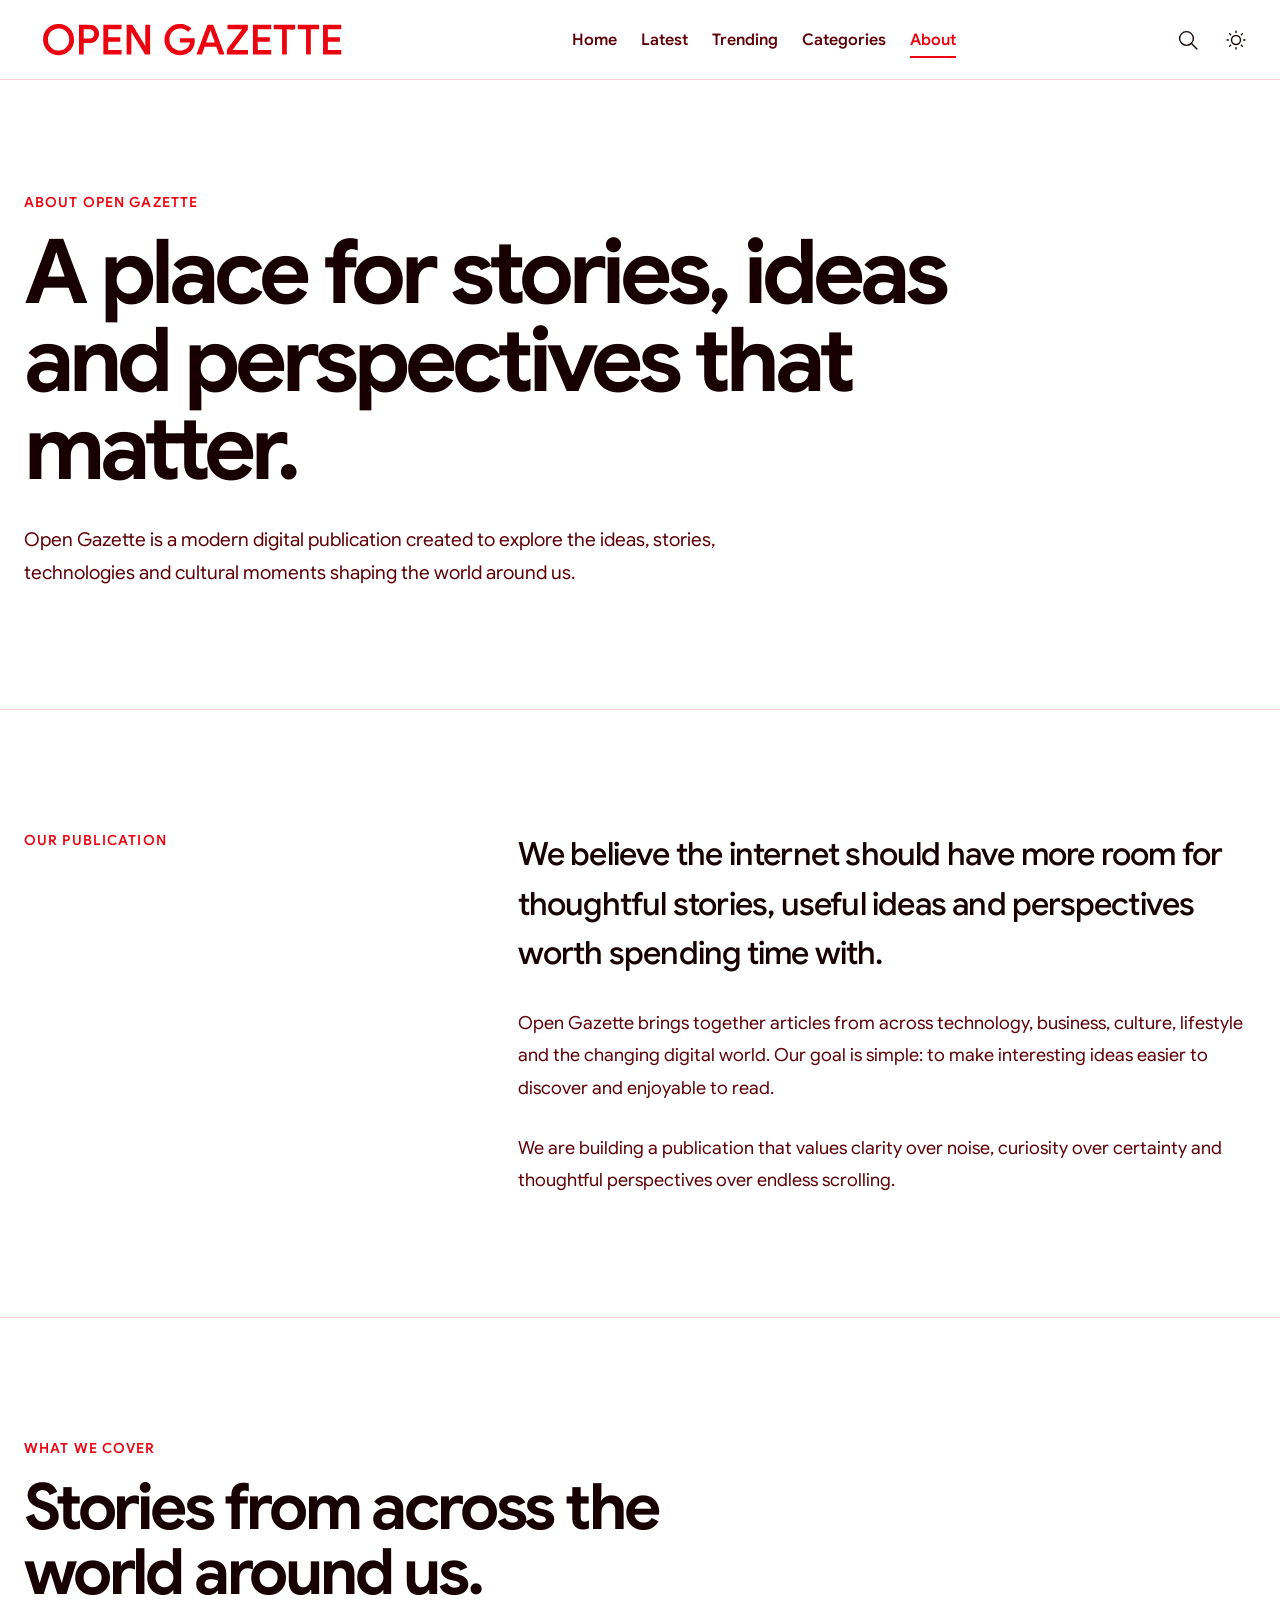
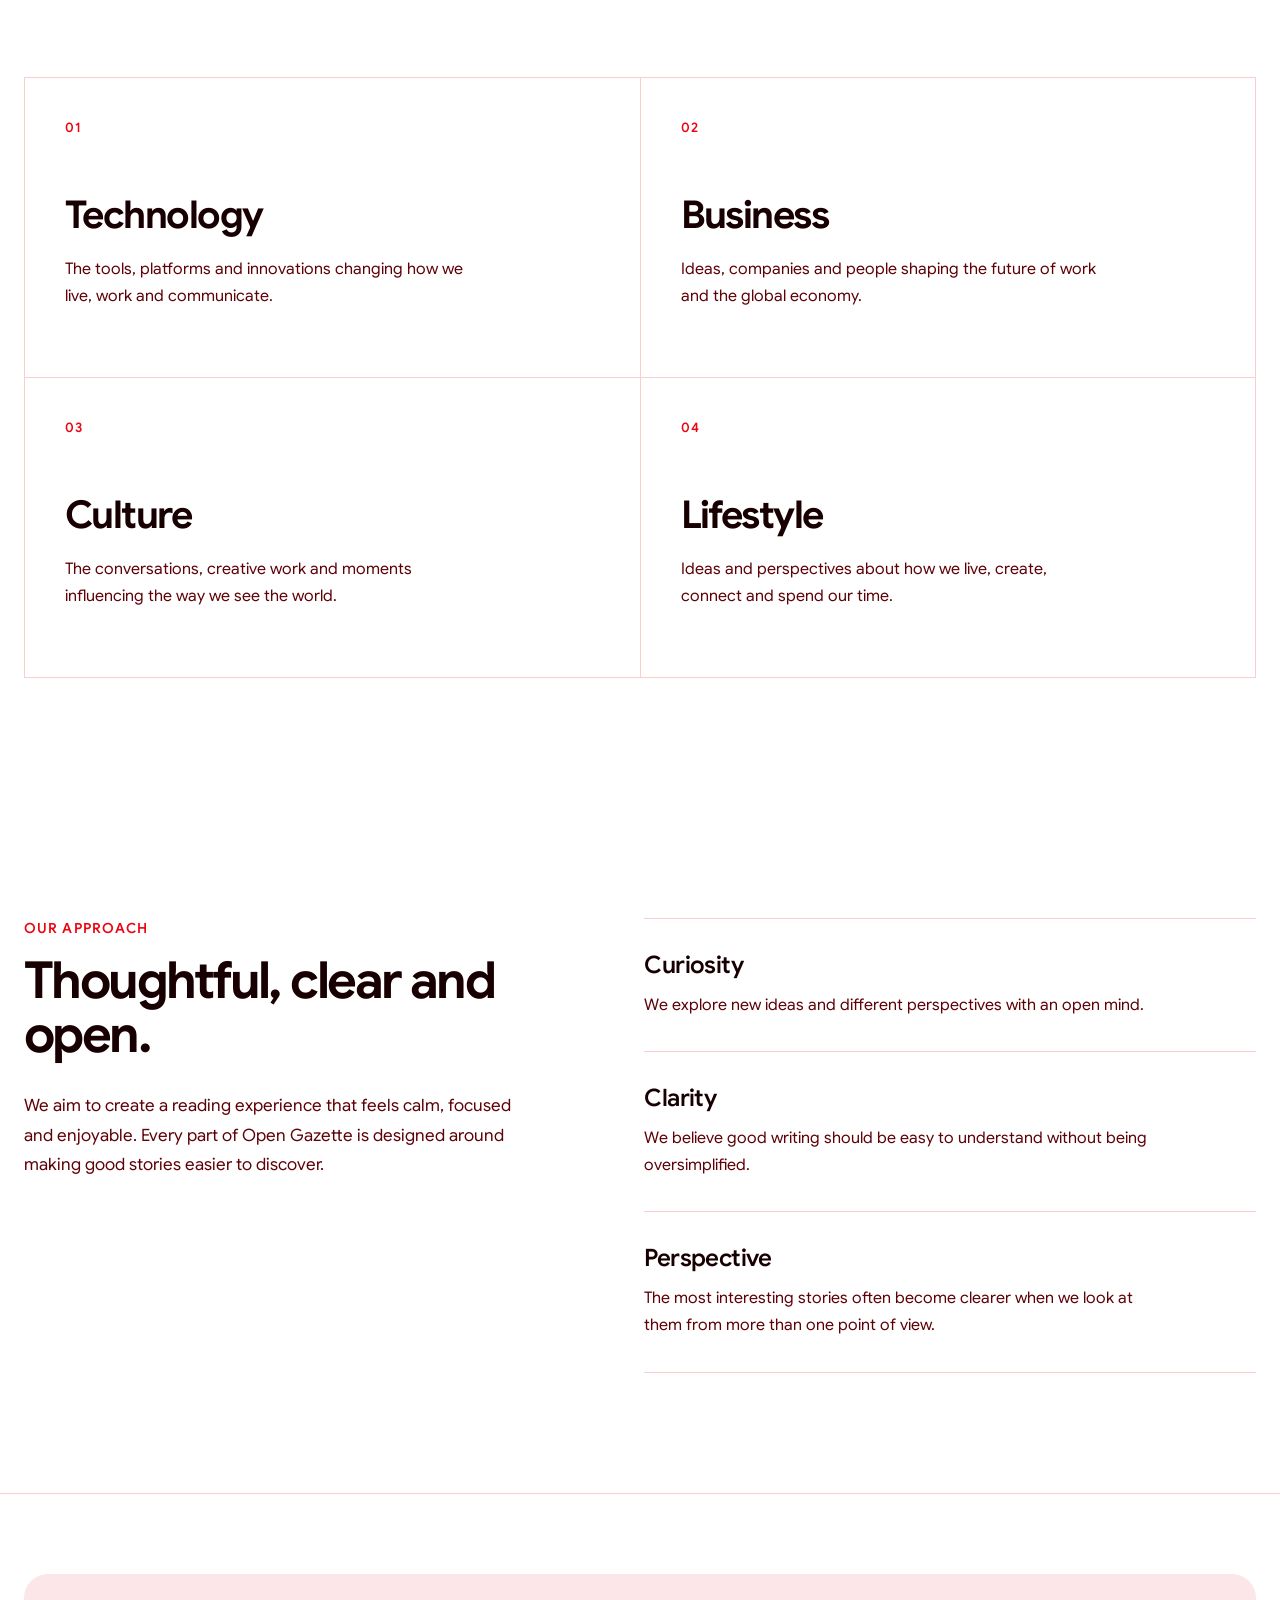
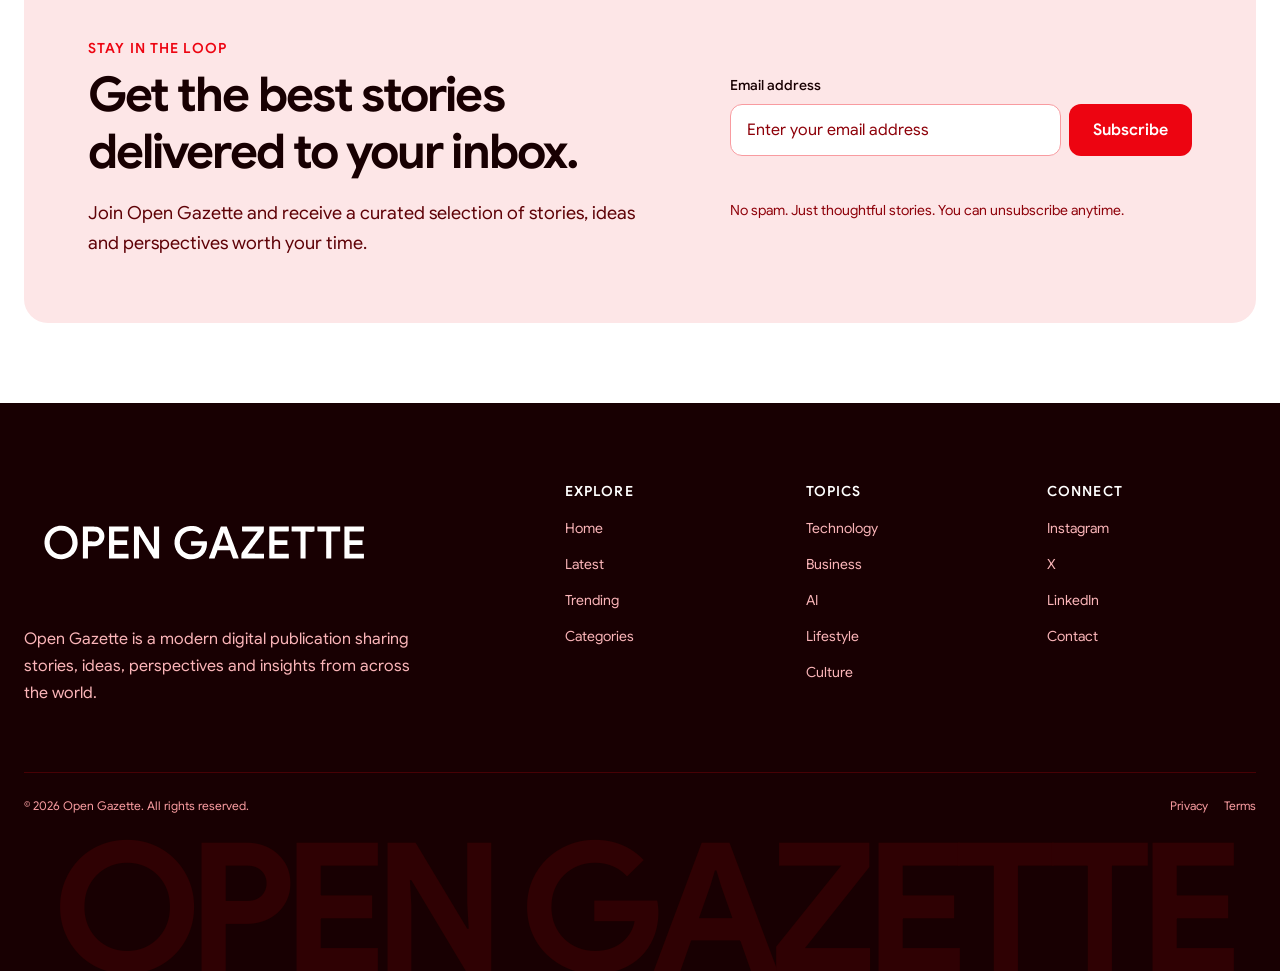
<file: pages/about.html>
<!doctype html>
<html lang="en">
  <head>
    <meta charset="UTF-8" />

    <meta name="viewport" content="width=device-width, initial-scale=1.0" />

    <meta
      name="description"
      content="Learn more about Open Gazette, a modern digital publication sharing stories, ideas and perspectives."
    />

    <title>About | Open Gazette</title>

    <link rel="icon" type="image/svg+xml" href="../assets/icons/favicon.svg" />

    <link rel="stylesheet" href="../css/index.css" />
  </head>

  <body>
    <div class="site-wrapper">
      <!-- Header -->

      <header class="site-header">
        <div class="container site-header__container">
          <a
            class="site-header__brand"
            href="../index.html"
            aria-label="Open Gazette home"
          >
            <img
              class="site-header__logo site-header__logo--light"
              src="../assets/logos/open-gazette-light.svg"
              alt="Open Gazette"
            />

            <img
              class="site-header__logo site-header__logo--dark"
              src="../assets/logos/open-gazette-dark.svg"
              alt=""
            />
          </a>

          <nav
            class="site-navigation"
            id="site-navigation"
            aria-label="Primary navigation"
          >
            <ul class="site-navigation__list">
              <li>
                <a class="site-navigation__link" href="../index.html"> Home </a>
              </li>

              <li>
                <a class="site-navigation__link" href="latest.html"> Latest </a>
              </li>

              <li>
                <a class="site-navigation__link" href="trending.html">
                  Trending
                </a>
              </li>

              <li>
                <a class="site-navigation__link" href="categories.html">
                  Categories
                </a>
              </li>

              <li>
                <a
                  class="site-navigation__link is-active"
                  href="about.html"
                  aria-current="page"
                >
                  About
                </a>
              </li>
            </ul>
          </nav>

          <div class="site-header__actions">
            <a class="header-button" href="search.html" aria-label="Search">
              <svg
                class="header-button__icon"
                viewBox="0 0 512 512"
                aria-hidden="true"
              >
                <circle
                  cx="221"
                  cy="221"
                  r="160"
                  fill="none"
                  stroke="currentColor"
                  stroke-linecap="round"
                  stroke-miterlimit="10"
                  stroke-width="32px"
                />

                <path
                  d="m338.29 338.29 125.41 125.41"
                  fill="none"
                  stroke="currentColor"
                  stroke-linecap="round"
                  stroke-miterlimit="10"
                  stroke-width="32px"
                />
              </svg>
            </a>

            <button
              class="theme-toggle"
              type="button"
              aria-label="Switch to dark mode"
              aria-pressed="false"
            >
              <svg
                class="theme-toggle__icon theme-toggle__icon--light"
                viewBox="0 0 512 512"
                aria-hidden="true"
              >
                <circle
                  cx="256"
                  cy="256"
                  r="104"
                  fill="none"
                  stroke="currentColor"
                  stroke-linecap="round"
                  stroke-linejoin="round"
                  stroke-width="32px"
                />

                <path
                  d="M256 80V48M256 464v-32M432 256h32M48 256h32M380.55 131.45l22.63-22.63M108.82 403.18l22.63-22.63M380.55 380.55l22.63 22.63M108.82 108.82l22.63 22.63"
                  fill="none"
                  stroke="currentColor"
                  stroke-linecap="round"
                  stroke-linejoin="round"
                  stroke-width="32px"
                />
              </svg>

              <svg
                class="theme-toggle__icon theme-toggle__icon--dark"
                viewBox="0 0 512 512"
                aria-hidden="true"
              >
                <path
                  d="M160 136c0-30.62 4.51-61.61 16-88C99.57 81.27 48 159.32 48 248c0 119.29 96.71 216 216 216 88.68 0 166.73-51.57 200-128-26.39 11.49-57.38 16-88 16-119.29 0-216-96.71-216-216"
                  fill="none"
                  stroke="currentColor"
                  stroke-linecap="round"
                  stroke-linejoin="round"
                  stroke-width="32px"
                />
              </svg>
            </button>

            <button
              class="menu-toggle"
              type="button"
              aria-expanded="false"
              aria-controls="site-navigation"
              aria-label="Open navigation menu"
            >
              <svg
                class="menu-toggle__icon menu-toggle__icon--menu"
                viewBox="0 0 512 512"
                aria-hidden="true"
              >
                <path
                  d="M80 160h352M80 256h352M80 352h352"
                  fill="none"
                  stroke="currentColor"
                  stroke-linecap="round"
                  stroke-miterlimit="10"
                  stroke-width="32px"
                />
              </svg>

              <svg
                class="menu-toggle__icon menu-toggle__icon--close"
                viewBox="0 0 512 512"
                aria-hidden="true"
              >
                <path
                  d="M368 368 144 144M368 144 144 368"
                  fill="none"
                  stroke="currentColor"
                  stroke-linecap="round"
                  stroke-linejoin="round"
                  stroke-width="32px"
                />
              </svg>
            </button>
          </div>
        </div>
      </header>

      <main>
        <!-- About hero -->

        <section class="about-hero">
          <div class="container">
            <div class="about-hero__content">
              <p class="section-label">About Open Gazette</p>

              <h1 class="about-hero__title">
                A place for stories, ideas and perspectives that matter.
              </h1>

              <p class="about-hero__description">
                Open Gazette is a modern digital publication created to explore
                the ideas, stories, technologies and cultural moments shaping
                the world around us.
              </p>
            </div>
          </div>
        </section>

        <!-- About introduction -->

        <section class="about-introduction">
          <div class="container">
            <div class="about-introduction__layout">
              <div class="about-introduction__label">
                <p class="section-label">Our publication</p>
              </div>

              <div class="about-introduction__content">
                <p class="about-introduction__lead">
                  We believe the internet should have more room for thoughtful
                  stories, useful ideas and perspectives worth spending time
                  with.
                </p>

                <p>
                  Open Gazette brings together articles from across technology,
                  business, culture, lifestyle and the changing digital world.
                  Our goal is simple: to make interesting ideas easier to
                  discover and enjoyable to read.
                </p>

                <p>
                  We are building a publication that values clarity over noise,
                  curiosity over certainty and thoughtful perspectives over
                  endless scrolling.
                </p>
              </div>
            </div>
          </div>
        </section>

        <!-- What we cover -->

        <section class="about-topics">
          <div class="container">
            <div class="about-topics__header">
              <p class="section-label">What we cover</p>

              <h2 class="about-topics__title">
                Stories from across the world around us.
              </h2>
            </div>

            <div class="about-topics__grid">
              <article class="about-topic">
                <span class="about-topic__number"> 01 </span>

                <h3 class="about-topic__title">Technology</h3>

                <p class="about-topic__description">
                  The tools, platforms and innovations changing how we live,
                  work and communicate.
                </p>
              </article>

              <article class="about-topic">
                <span class="about-topic__number"> 02 </span>

                <h3 class="about-topic__title">Business</h3>

                <p class="about-topic__description">
                  Ideas, companies and people shaping the future of work and the
                  global economy.
                </p>
              </article>

              <article class="about-topic">
                <span class="about-topic__number"> 03 </span>

                <h3 class="about-topic__title">Culture</h3>

                <p class="about-topic__description">
                  The conversations, creative work and moments influencing the
                  way we see the world.
                </p>
              </article>

              <article class="about-topic">
                <span class="about-topic__number"> 04 </span>

                <h3 class="about-topic__title">Lifestyle</h3>

                <p class="about-topic__description">
                  Ideas and perspectives about how we live, create, connect and
                  spend our time.
                </p>
              </article>
            </div>
          </div>
        </section>

        <!-- Editorial approach -->

        <section class="about-approach">
          <div class="container">
            <div class="about-approach__layout">
              <div class="about-approach__content">
                <p class="section-label">Our approach</p>

                <h2 class="about-approach__title">
                  Thoughtful, clear and open.
                </h2>

                <p class="about-approach__description">
                  We aim to create a reading experience that feels calm, focused
                  and enjoyable. Every part of Open Gazette is designed around
                  making good stories easier to discover.
                </p>
              </div>

              <div class="about-principles">
                <article class="about-principle">
                  <h3 class="about-principle__title">Curiosity</h3>

                  <p class="about-principle__description">
                    We explore new ideas and different perspectives with an open
                    mind.
                  </p>
                </article>

                <article class="about-principle">
                  <h3 class="about-principle__title">Clarity</h3>

                  <p class="about-principle__description">
                    We believe good writing should be easy to understand without
                    being oversimplified.
                  </p>
                </article>

                <article class="about-principle">
                  <h3 class="about-principle__title">Perspective</h3>

                  <p class="about-principle__description">
                    The most interesting stories often become clearer when we
                    look at them from more than one point of view.
                  </p>
                </article>
              </div>
            </div>
          </div>
        </section>

        <!-- Newsletter -->

        <section class="newsletter-section">
          <div class="container">
            <div class="newsletter">
              <div class="newsletter__content">
                <p class="section-label">Stay in the loop</p>

                <h2 class="newsletter__title">
                  Get the best stories delivered to your inbox.
                </h2>

                <p class="newsletter__description">
                  Join Open Gazette and receive a curated selection of stories,
                  ideas and perspectives worth your time.
                </p>
              </div>

              <div class="newsletter__form-wrapper">
                <form class="newsletter-form" id="newsletter-form" novalidate>
                  <div class="newsletter-form__group">
                    <label
                      class="newsletter-form__label"
                      for="newsletter-email"
                    >
                      Email address
                    </label>

                    <div class="newsletter-form__controls">
                      <input
                        class="newsletter-form__input"
                        id="newsletter-email"
                        name="email"
                        type="email"
                        placeholder="Enter your email address"
                        autocomplete="email"
                        aria-describedby="newsletter-message"
                        required
                      />

                      <button class="newsletter-form__button" type="submit">
                        Subscribe
                      </button>
                    </div>
                  </div>

                  <p
                    class="newsletter-form__message"
                    id="newsletter-message"
                    aria-live="polite"
                  ></p>
                </form>

                <p class="newsletter__privacy">
                  No spam. Just thoughtful stories. You can unsubscribe anytime.
                </p>
              </div>
            </div>
          </div>
        </section>
      </main>

      <!-- Footer -->

      <footer class="site-footer">
        <div class="container">
          <div class="site-footer__main">
            <div class="site-footer__brand">
              <a
                class="site-footer__logo-link"
                href="../index.html"
                aria-label="Open Gazette home"
              >
                <img
                  class="site-footer__logo"
                  src="../assets/logos/open-gazette-dark.svg"
                  alt="Open Gazette"
                />
              </a>

              <p class="site-footer__description">
                Open Gazette is a modern digital publication sharing stories,
                ideas, perspectives and insights from across the world.
              </p>
            </div>

            <div class="site-footer__links">
              <div class="footer-links-group">
                <h2 class="footer-links-group__title">Explore</h2>

                <ul class="footer-links-group__list">
                  <li>
                    <a href="../index.html">Home</a>
                  </li>

                  <li>
                    <a href="latest.html">Latest</a>
                  </li>

                  <li>
                    <a href="trending.html">Trending</a>
                  </li>

                  <li>
                    <a href="categories.html"> Categories </a>
                  </li>
                </ul>
              </div>

              <div class="footer-links-group">
                <h2 class="footer-links-group__title">Topics</h2>

                <ul class="footer-links-group__list">
                  <li>
                    <a href="category.html"> Technology </a>
                  </li>

                  <li>
                    <a href="category.html"> Business </a>
                  </li>

                  <li>
                    <a href="category.html"> AI </a>
                  </li>

                  <li>
                    <a href="category.html"> Lifestyle </a>
                  </li>

                  <li>
                    <a href="category.html"> Culture </a>
                  </li>
                </ul>
              </div>

              <div class="footer-links-group">
                <h2 class="footer-links-group__title">Connect</h2>

                <ul class="footer-links-group__list">
                  <li>
                    <a href="#" target="_blank" rel="noopener noreferrer">
                      Instagram
                    </a>
                  </li>

                  <li>
                    <a href="#" target="_blank" rel="noopener noreferrer">
                      X
                    </a>
                  </li>

                  <li>
                    <a href="#" target="_blank" rel="noopener noreferrer">
                      LinkedIn
                    </a>
                  </li>

                  <li>
                    <a href="mailto:hello@opengazette.com"> Contact </a>
                  </li>
                </ul>
              </div>
            </div>
          </div>

          <div class="site-footer__bottom">
            <p class="site-footer__copyright">
              © 2026 Open Gazette. All rights reserved.
            </p>

            <div class="site-footer__legal">
              <a href="privacy.html">Privacy</a>
              <a href="terms.html">Terms</a>
            </div>
          </div>

          <div class="site-footer__signature" aria-hidden="true">
            OPEN GAZETTE
          </div>
        </div>
      </footer>
    </div>

    <!-- Main JavaScript -->
    <script src="../js/main.js"></script>
  </body>
</html>
</file>
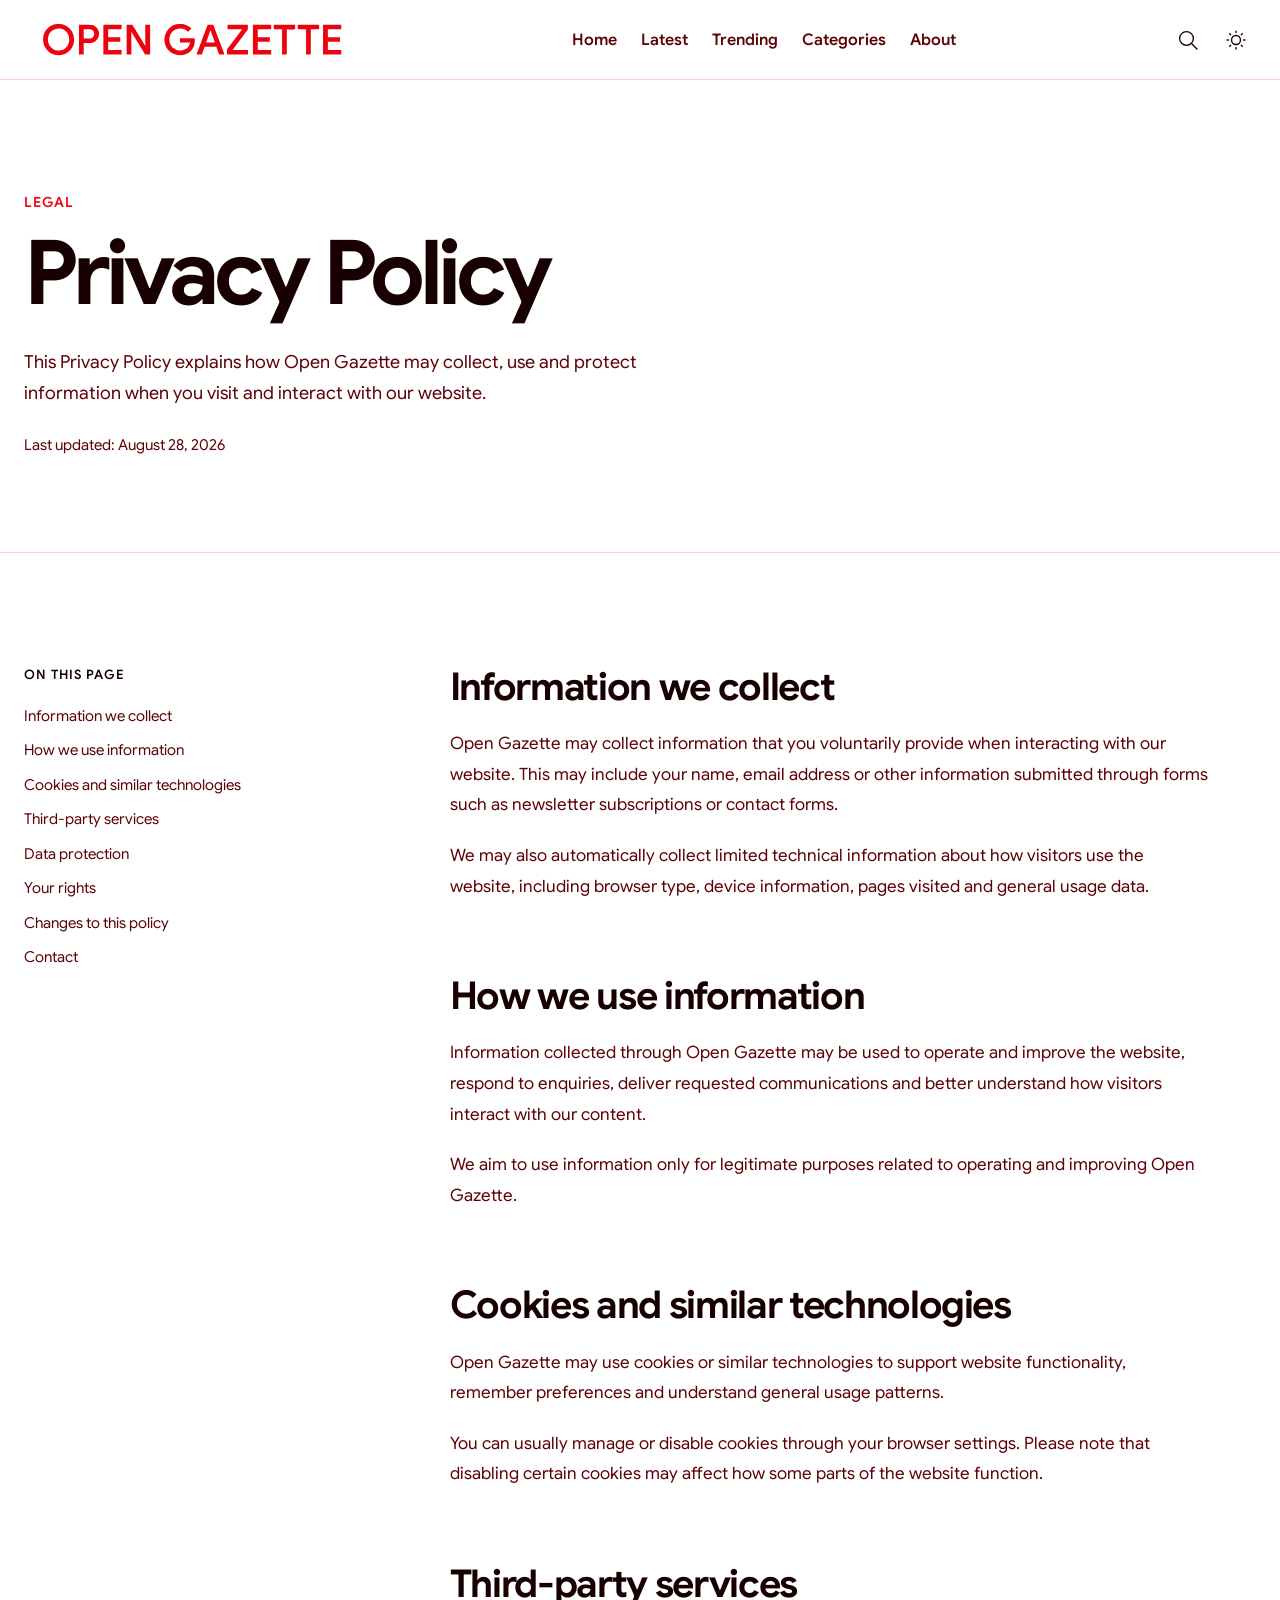
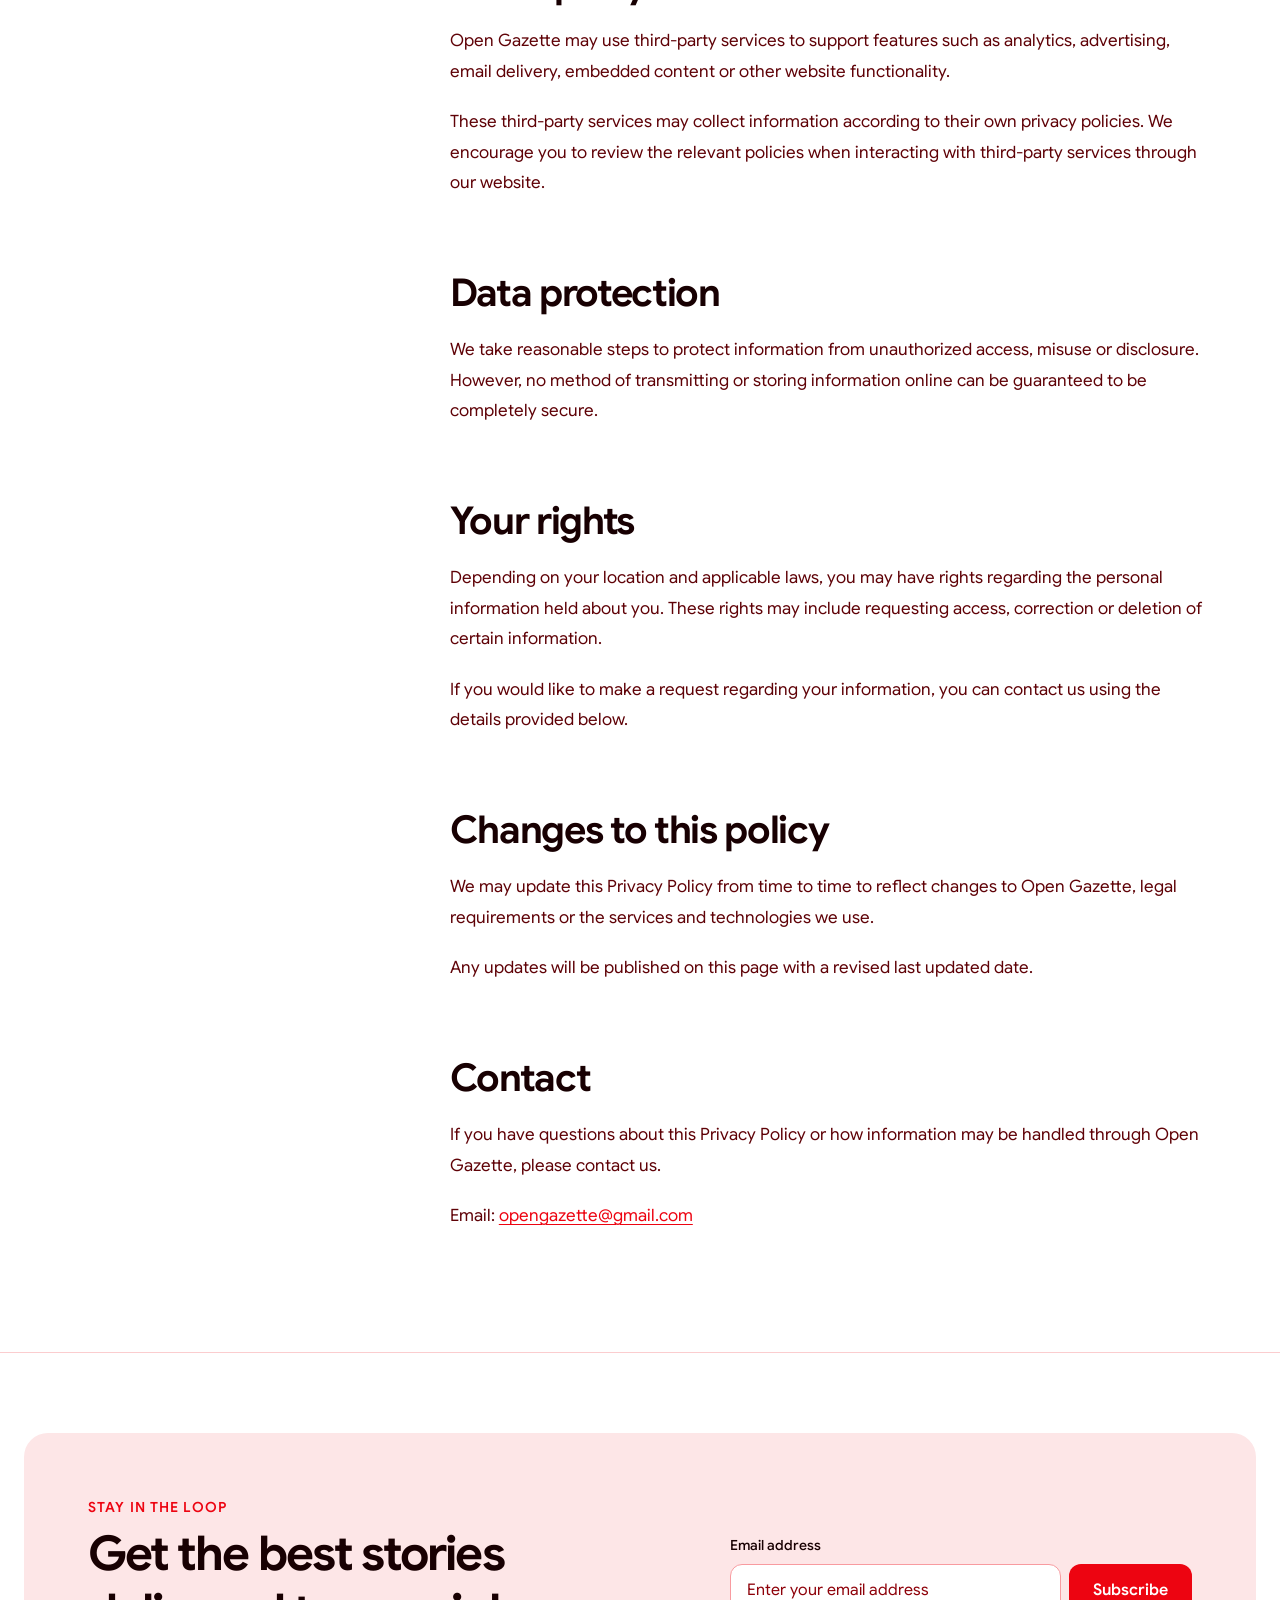
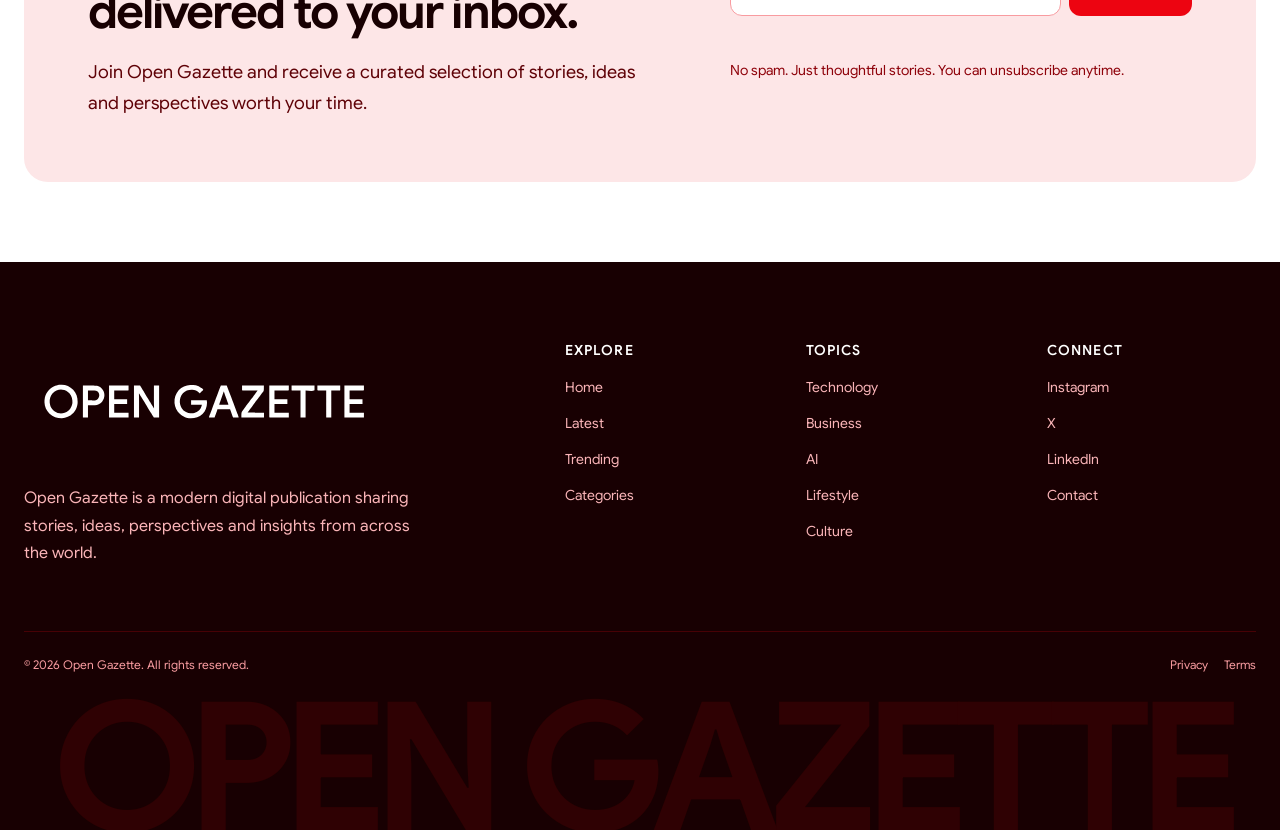
<file: pages/privacy.html>
<!doctype html>
<html lang="en">
<head>
    <meta charset="UTF-8">

    <meta
        name="viewport"
        content="width=device-width, initial-scale=1.0"
    >

    <meta
        name="description"
        content="Read the Open Gazette Privacy Policy and learn how we collect, use and protect information."
    >

    <title>Privacy Policy | Open Gazette</title>

    <link
        rel="icon"
        type="image/svg+xml"
        href="../assets/icons/favicon.svg"
    >

    <link rel="stylesheet" href="../css/index.css">
</head>

<body>
    <div class="site-wrapper">

        <!-- Header -->

        <header class="site-header">
            <div class="container site-header__container">

                <a
                    class="site-header__brand"
                    href="../index.html"
                    aria-label="Open Gazette home"
                >
                    <img
                        class="site-header__logo site-header__logo--light"
                        src="../assets/logos/open-gazette-light.svg"
                        alt="Open Gazette"
                    >

                    <img
                        class="site-header__logo site-header__logo--dark"
                        src="../assets/logos/open-gazette-dark.svg"
                        alt=""
                    >
                </a>

                <nav
                    class="site-navigation"
                    id="site-navigation"
                    aria-label="Primary navigation"
                >
                    <ul class="site-navigation__list">
                        <li>
                            <a
                                class="site-navigation__link"
                                href="../index.html"
                            >
                                Home
                            </a>
                        </li>

                        <li>
                            <a
                                class="site-navigation__link"
                                href="latest.html"
                            >
                                Latest
                            </a>
                        </li>

                        <li>
                            <a
                                class="site-navigation__link"
                                href="trending.html"
                            >
                                Trending
                            </a>
                        </li>

                        <li>
                            <a
                                class="site-navigation__link"
                                href="categories.html"
                            >
                                Categories
                            </a>
                        </li>

                        <li>
                            <a
                                class="site-navigation__link"
                                href="about.html"
                            >
                                About
                            </a>
                        </li>
                    </ul>
                </nav>

                <div class="site-header__actions">

                    <a
                        class="header-button"
                        href="search.html"
                        aria-label="Search"
                    >
                        <svg
                            class="header-button__icon"
                            viewBox="0 0 512 512"
                            aria-hidden="true"
                        >
                            <circle
                                cx="221"
                                cy="221"
                                r="160"
                                fill="none"
                                stroke="currentColor"
                                stroke-linecap="round"
                                stroke-miterlimit="10"
                                stroke-width="32px"
                            />

                            <path
                                d="m338.29 338.29 125.41 125.41"
                                fill="none"
                                stroke="currentColor"
                                stroke-linecap="round"
                                stroke-miterlimit="10"
                                stroke-width="32px"
                            />
                        </svg>
                    </a>

                    <button
                        class="theme-toggle"
                        type="button"
                        aria-label="Switch to dark mode"
                        aria-pressed="false"
                    >
                        <svg
                            class="theme-toggle__icon theme-toggle__icon--light"
                            viewBox="0 0 512 512"
                            aria-hidden="true"
                        >
                            <circle
                                cx="256"
                                cy="256"
                                r="104"
                                fill="none"
                                stroke="currentColor"
                                stroke-linecap="round"
                                stroke-linejoin="round"
                                stroke-width="32px"
                            />

                            <path
                                d="M256 80V48M256 464v-32M432 256h32M48 256h32M380.55 131.45l22.63-22.63M108.82 403.18l22.63-22.63M380.55 380.55l22.63 22.63M108.82 108.82l22.63 22.63"
                                fill="none"
                                stroke="currentColor"
                                stroke-linecap="round"
                                stroke-linejoin="round"
                                stroke-width="32px"
                            />
                        </svg>

                        <svg
                            class="theme-toggle__icon theme-toggle__icon--dark"
                            viewBox="0 0 512 512"
                            aria-hidden="true"
                        >
                            <path
                                d="M160 136c0-30.62 4.51-61.61 16-88C99.57 81.27 48 159.32 48 248c0 119.29 96.71 216 216 216 88.68 0 166.73-51.57 200-128-26.39 11.49-57.38 16-88 16-119.29 0-216-96.71-216-216"
                                fill="none"
                                stroke="currentColor"
                                stroke-linecap="round"
                                stroke-linejoin="round"
                                stroke-width="32px"
                            />
                        </svg>
                    </button>

                    <button
                        class="menu-toggle"
                        type="button"
                        aria-expanded="false"
                        aria-controls="site-navigation"
                        aria-label="Open navigation menu"
                    >
                        <svg
                            class="menu-toggle__icon menu-toggle__icon--menu"
                            viewBox="0 0 512 512"
                            aria-hidden="true"
                        >
                            <path
                                d="M80 160h352M80 256h352M80 352h352"
                                fill="none"
                                stroke="currentColor"
                                stroke-linecap="round"
                                stroke-miterlimit="10"
                                stroke-width="32px"
                            />
                        </svg>

                        <svg
                            class="menu-toggle__icon menu-toggle__icon--close"
                            viewBox="0 0 512 512"
                            aria-hidden="true"
                        >
                            <path
                                d="M368 368 144 144M368 144 144 368"
                                fill="none"
                                stroke="currentColor"
                                stroke-linecap="round"
                                stroke-linejoin="round"
                                stroke-width="32px"
                            />
                        </svg>
                    </button>

                </div>
            </div>
        </header>

        <main>

            <!-- Privacy hero -->

            <section class="legal-hero">
                <div class="container">

                    <div class="legal-hero__content">

                        <p class="section-label">
                            Legal
                        </p>

                        <h1 class="legal-hero__title">
                            Privacy Policy
                        </h1>

                        <p class="legal-hero__description">
                            This Privacy Policy explains how Open Gazette may
                            collect, use and protect information when you visit
                            and interact with our website.
                        </p>

                        <p class="legal-hero__updated">
                            Last updated: August 28, 2026
                        </p>

                    </div>

                </div>
            </section>

            <!-- Privacy content -->

            <section class="legal-content">
                <div class="container">

                    <div class="legal-content__layout">

                        <aside class="legal-content__sidebar">

                            <p class="legal-content__sidebar-title">
                                On this page
                            </p>

                            <nav
                                class="legal-content__navigation"
                                aria-label="Privacy policy sections"
                            >
                                <a href="#information-we-collect">
                                    Information we collect
                                </a>

                                <a href="#how-we-use-information">
                                    How we use information
                                </a>

                                <a href="#cookies">
                                    Cookies and similar technologies
                                </a>

                                <a href="#third-party-services">
                                    Third-party services
                                </a>

                                <a href="#data-protection">
                                    Data protection
                                </a>

                                <a href="#your-rights">
                                    Your rights
                                </a>

                                <a href="#changes">
                                    Changes to this policy
                                </a>

                                <a href="#contact">
                                    Contact
                                </a>
                            </nav>

                        </aside>

                        <div class="legal-content__body">

                            <section
                                class="legal-section"
                                id="information-we-collect"
                            >
                                <h2>
                                    Information we collect
                                </h2>

                                <p>
                                    Open Gazette may collect information that
                                    you voluntarily provide when interacting
                                    with our website. This may include your
                                    name, email address or other information
                                    submitted through forms such as newsletter
                                    subscriptions or contact forms.
                                </p>

                                <p>
                                    We may also automatically collect limited
                                    technical information about how visitors
                                    use the website, including browser type,
                                    device information, pages visited and
                                    general usage data.
                                </p>
                            </section>

                            <section
                                class="legal-section"
                                id="how-we-use-information"
                            >
                                <h2>
                                    How we use information
                                </h2>

                                <p>
                                    Information collected through Open Gazette
                                    may be used to operate and improve the
                                    website, respond to enquiries, deliver
                                    requested communications and better
                                    understand how visitors interact with our
                                    content.
                                </p>

                                <p>
                                    We aim to use information only for
                                    legitimate purposes related to operating
                                    and improving Open Gazette.
                                </p>
                            </section>

                            <section
                                class="legal-section"
                                id="cookies"
                            >
                                <h2>
                                    Cookies and similar technologies
                                </h2>

                                <p>
                                    Open Gazette may use cookies or similar
                                    technologies to support website
                                    functionality, remember preferences and
                                    understand general usage patterns.
                                </p>

                                <p>
                                    You can usually manage or disable cookies
                                    through your browser settings. Please note
                                    that disabling certain cookies may affect
                                    how some parts of the website function.
                                </p>
                            </section>

                            <section
                                class="legal-section"
                                id="third-party-services"
                            >
                                <h2>
                                    Third-party services
                                </h2>

                                <p>
                                    Open Gazette may use third-party services
                                    to support features such as analytics,
                                    advertising, email delivery, embedded
                                    content or other website functionality.
                                </p>

                                <p>
                                    These third-party services may collect
                                    information according to their own privacy
                                    policies. We encourage you to review the
                                    relevant policies when interacting with
                                    third-party services through our website.
                                </p>
                            </section>

                            <section
                                class="legal-section"
                                id="data-protection"
                            >
                                <h2>
                                    Data protection
                                </h2>

                                <p>
                                    We take reasonable steps to protect
                                    information from unauthorized access,
                                    misuse or disclosure. However, no method
                                    of transmitting or storing information
                                    online can be guaranteed to be completely
                                    secure.
                                </p>
                            </section>

                            <section
                                class="legal-section"
                                id="your-rights"
                            >
                                <h2>
                                    Your rights
                                </h2>

                                <p>
                                    Depending on your location and applicable
                                    laws, you may have rights regarding the
                                    personal information held about you. These
                                    rights may include requesting access,
                                    correction or deletion of certain
                                    information.
                                </p>

                                <p>
                                    If you would like to make a request
                                    regarding your information, you can contact
                                    us using the details provided below.
                                </p>
                            </section>

                            <section
                                class="legal-section"
                                id="changes"
                            >
                                <h2>
                                    Changes to this policy
                                </h2>

                                <p>
                                    We may update this Privacy Policy from time
                                    to time to reflect changes to Open Gazette,
                                    legal requirements or the services and
                                    technologies we use.
                                </p>

                                <p>
                                    Any updates will be published on this page
                                    with a revised last updated date.
                                </p>
                            </section>

                            <section
                                class="legal-section"
                                id="contact"
                            >
                                <h2>
                                    Contact
                                </h2>

                                <p>
                                    If you have questions about this Privacy
                                    Policy or how information may be handled
                                    through Open Gazette, please contact us.
                                </p>

                                <p>
                                    Email:
                                    <a href="mailto:opengazette@gmail.com">
                                        opengazette@gmail.com
                                    </a>
                                </p>
                            </section>

                        </div>

                    </div>

                </div>
            </section>

            <!-- Newsletter -->

            <section class="newsletter-section">
                <div class="container">
                    <div class="newsletter">

                        <div class="newsletter__content">

                            <p class="section-label">
                                Stay in the loop
                            </p>

                            <h2 class="newsletter__title">
                                Get the best stories delivered to your inbox.
                            </h2>

                            <p class="newsletter__description">
                                Join Open Gazette and receive a curated
                                selection of stories, ideas and perspectives
                                worth your time.
                            </p>

                        </div>

                        <div class="newsletter__form-wrapper">

                            <form
                                class="newsletter-form"
                                id="newsletter-form"
                                novalidate
                            >
                                <div class="newsletter-form__group">

                                    <label
                                        class="newsletter-form__label"
                                        for="newsletter-email"
                                    >
                                        Email address
                                    </label>

                                    <div class="newsletter-form__controls">

                                        <input
                                            class="newsletter-form__input"
                                            id="newsletter-email"
                                            name="email"
                                            type="email"
                                            placeholder="Enter your email address"
                                            autocomplete="email"
                                            aria-describedby="newsletter-message"
                                            required
                                        >

                                        <button
                                            class="newsletter-form__button"
                                            type="submit"
                                        >
                                            Subscribe
                                        </button>

                                    </div>
                                </div>

                                <p
                                    class="newsletter-form__message"
                                    id="newsletter-message"
                                    aria-live="polite"
                                ></p>
                            </form>

                            <p class="newsletter__privacy">
                                No spam. Just thoughtful stories. You can
                                unsubscribe anytime.
                            </p>

                        </div>
                    </div>
                </div>
            </section>

        </main>

        <!-- Footer -->

        <footer class="site-footer">
            <div class="container">

                <div class="site-footer__main">

                    <div class="site-footer__brand">

                        <a
                            class="site-footer__logo-link"
                            href="../index.html"
                            aria-label="Open Gazette home"
                        >
                            <img
                                class="site-footer__logo"
                                src="../assets/logos/open-gazette-dark.svg"
                                alt="Open Gazette"
                            >
                        </a>

                        <p class="site-footer__description">
                            Open Gazette is a modern digital publication
                            sharing stories, ideas, perspectives and insights
                            from across the world.
                        </p>

                    </div>

                    <div class="site-footer__links">

                        <div class="footer-links-group">

                            <h2 class="footer-links-group__title">
                                Explore
                            </h2>

                            <ul class="footer-links-group__list">
                                <li>
                                    <a href="../index.html">Home</a>
                                </li>

                                <li>
                                    <a href="latest.html">Latest</a>
                                </li>

                                <li>
                                    <a href="trending.html">Trending</a>
                                </li>

                                <li>
                                    <a href="categories.html">
                                        Categories
                                    </a>
                                </li>
                            </ul>

                        </div>

                        <div class="footer-links-group">

                            <h2 class="footer-links-group__title">
                                Topics
                            </h2>

                            <ul class="footer-links-group__list">
                                <li>
                                    <a href="category.html">
                                        Technology
                                    </a>
                                </li>

                                <li>
                                    <a href="category.html">
                                        Business
                                    </a>
                                </li>

                                <li>
                                    <a href="category.html">
                                        AI
                                    </a>
                                </li>

                                <li>
                                    <a href="category.html">
                                        Lifestyle
                                    </a>
                                </li>

                                <li>
                                    <a href="category.html">
                                        Culture
                                    </a>
                                </li>
                            </ul>

                        </div>

                        <div class="footer-links-group">

                            <h2 class="footer-links-group__title">
                                Connect
                            </h2>

                            <ul class="footer-links-group__list">
                                <li>
                                    <a
                                        href="#"
                                        target="_blank"
                                        rel="noopener noreferrer"
                                    >
                                        Instagram
                                    </a>
                                </li>

                                <li>
                                    <a
                                        href="#"
                                        target="_blank"
                                        rel="noopener noreferrer"
                                    >
                                        X
                                    </a>
                                </li>

                                <li>
                                    <a
                                        href="#"
                                        target="_blank"
                                        rel="noopener noreferrer"
                                    >
                                        LinkedIn
                                    </a>
                                </li>

                                <li>
                                    <a href="mailto:hello@opengazette.com">
                                        Contact
                                    </a>
                                </li>
                            </ul>

                        </div>

                    </div>
                </div>

                <div class="site-footer__bottom">

                    <p class="site-footer__copyright">
                        © 2026 Open Gazette. All rights reserved.
                    </p>

                    <div class="site-footer__legal">
                        <a
                            href="privacy.html"
                            aria-current="page"
                        >
                            Privacy
                        </a>

                        <a href="terms.html">
                            Terms
                        </a>
                    </div>

                </div>

                <div
                    class="site-footer__signature"
                    aria-hidden="true"
                >
                    OPEN GAZETTE
                </div>

            </div>
        </footer>

    </div>

    <!-- Main JavaScript -->
    <script src="../js/main.js"></script>
</body>
</html>
</file>
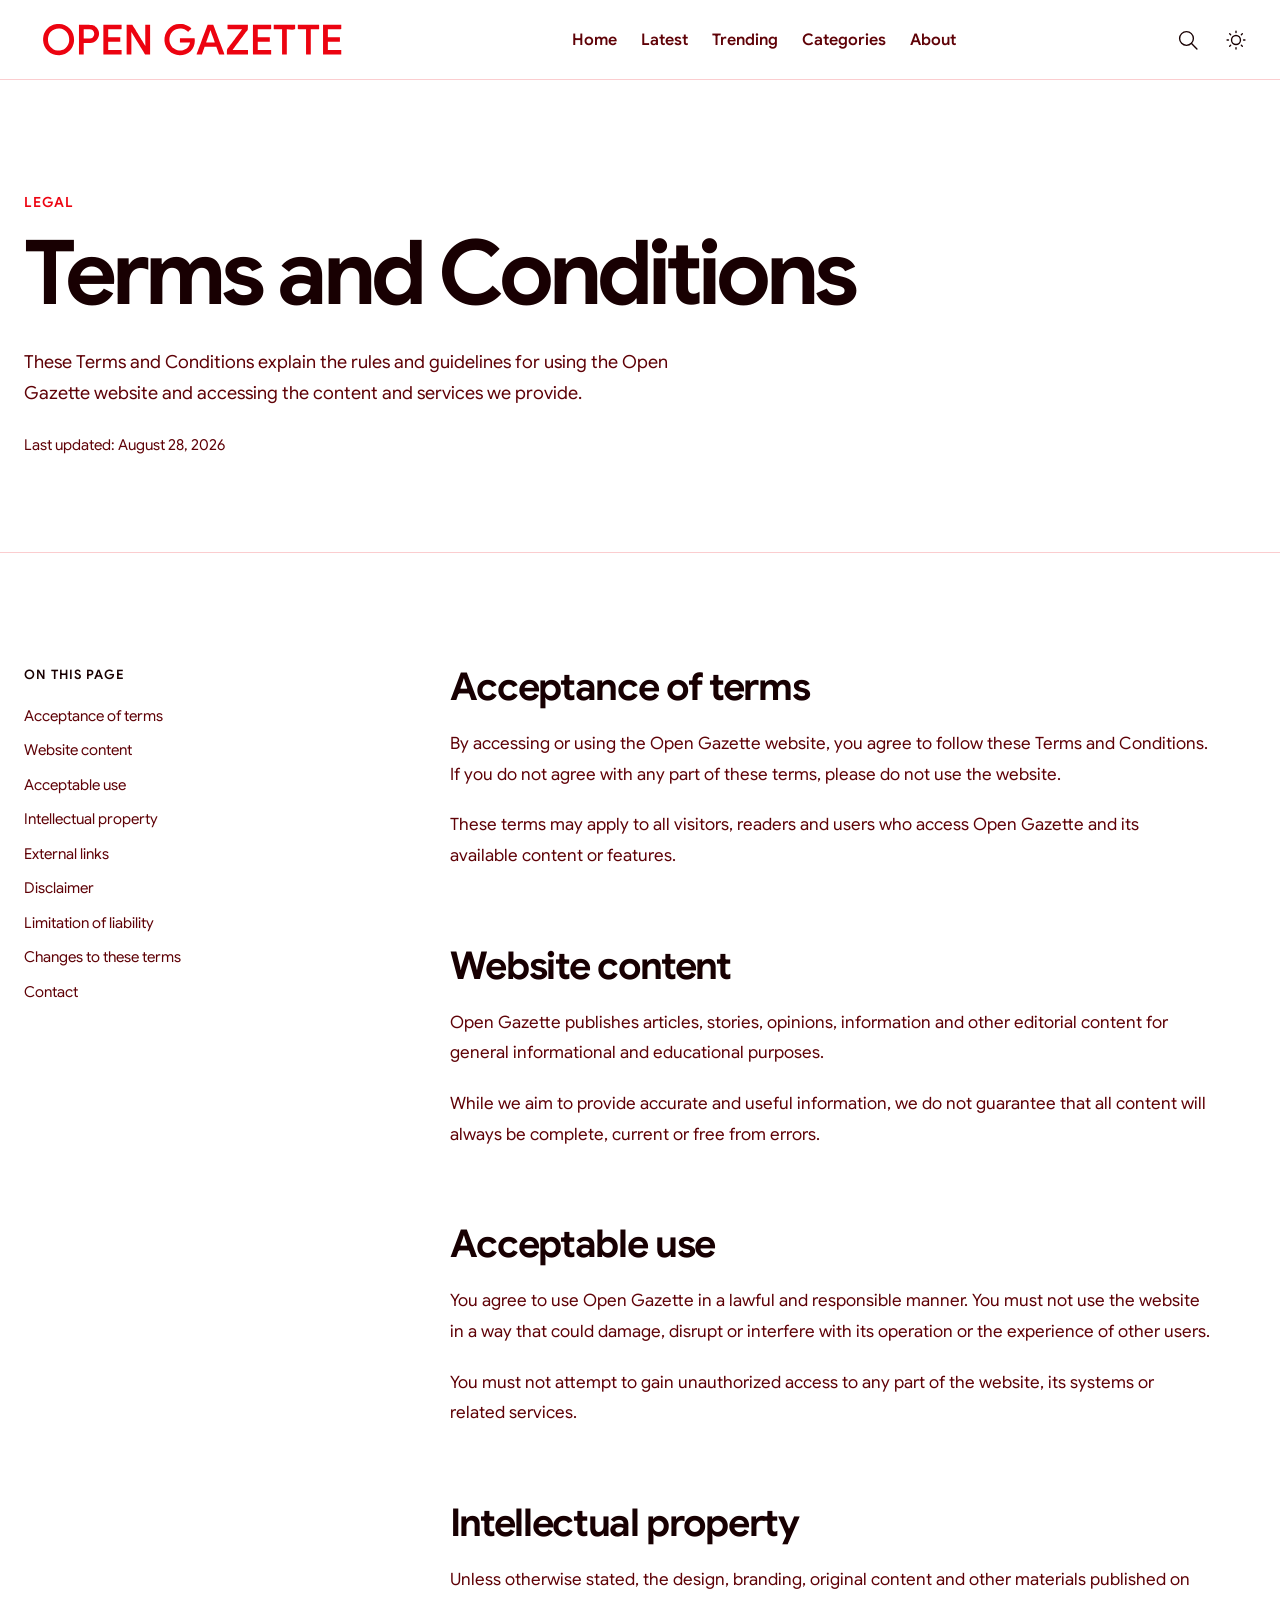
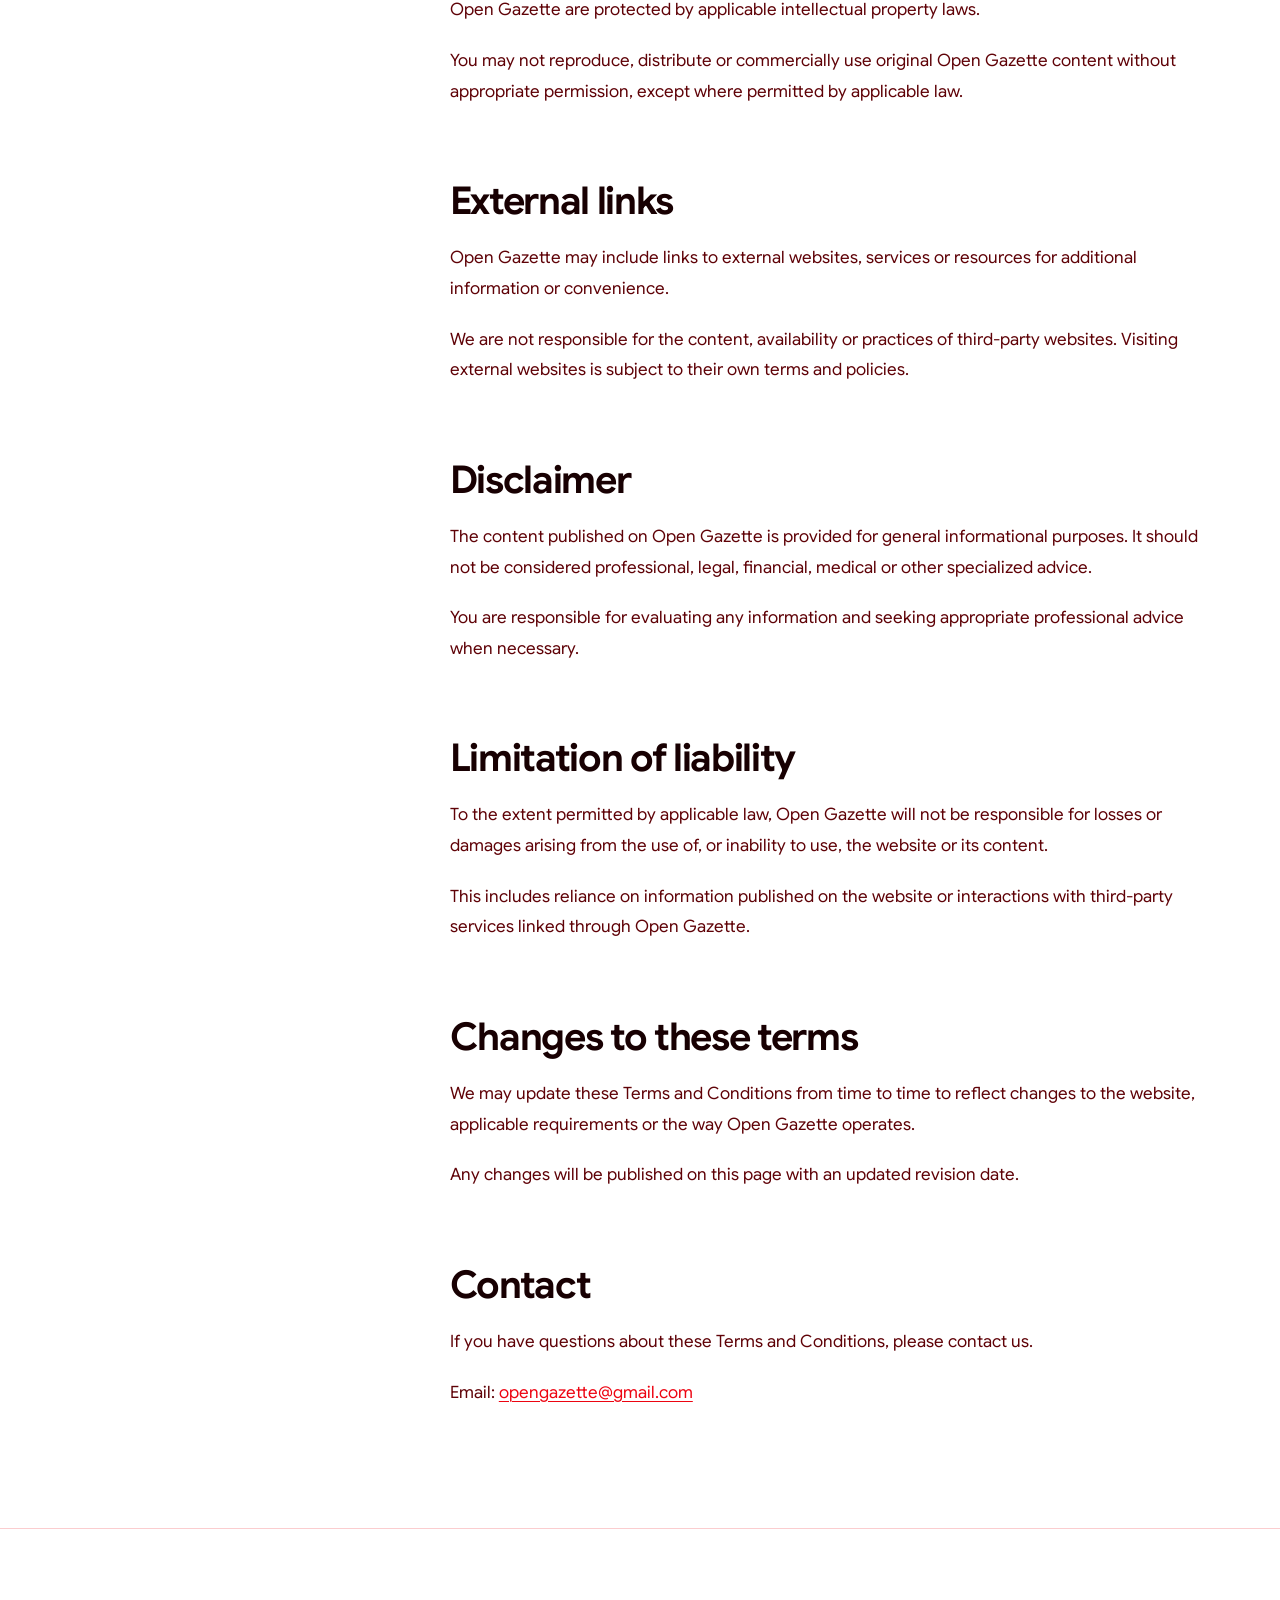
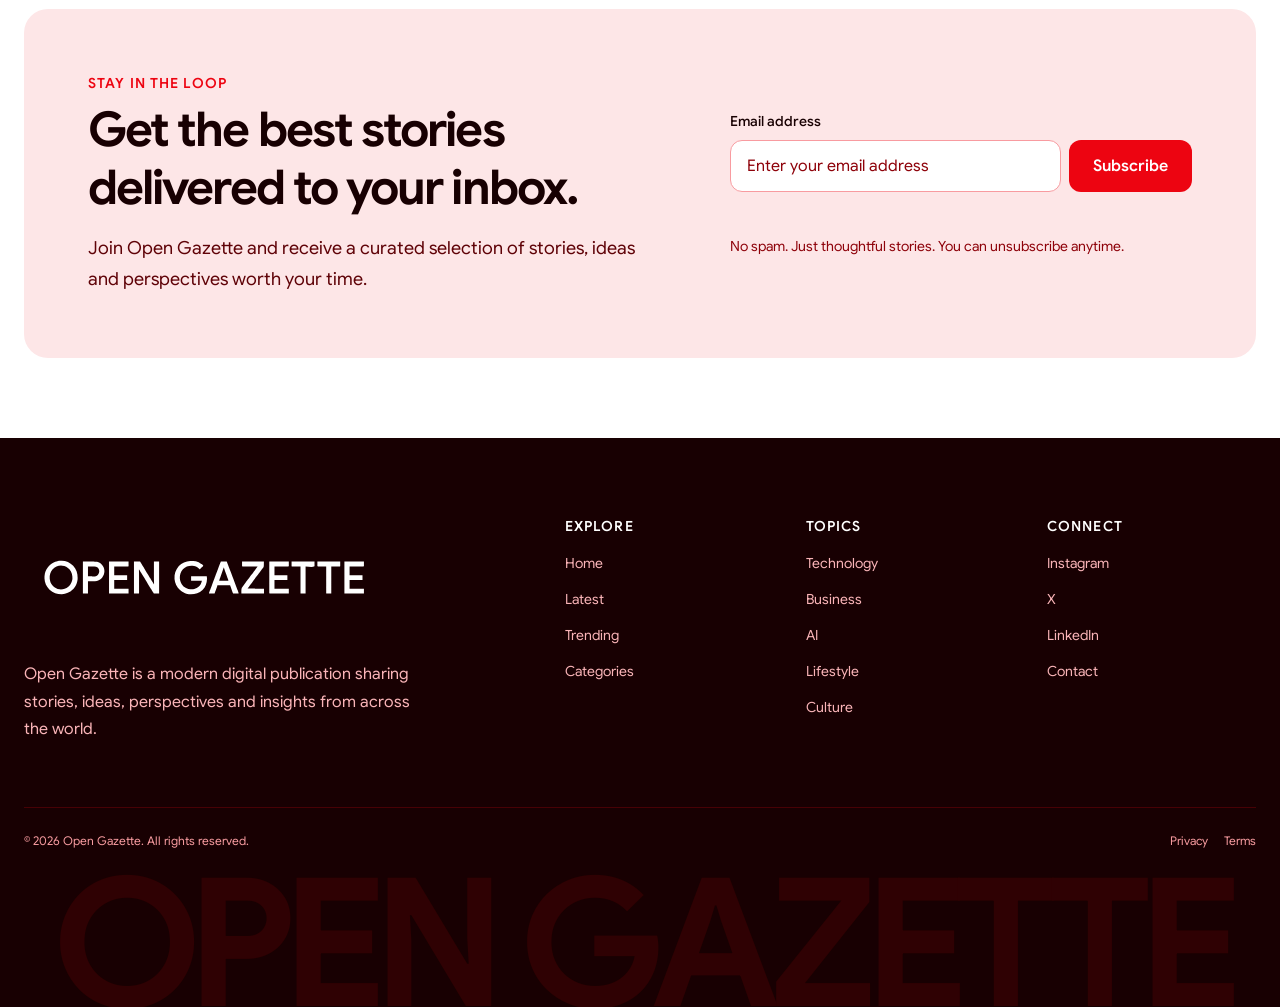
<file: pages/terms.html>
<!doctype html>
<html lang="en">
<head>
    <meta charset="UTF-8">

    <meta
        name="viewport"
        content="width=device-width, initial-scale=1.0"
    >

    <meta
        name="description"
        content="Read the Open Gazette Terms and Conditions for using our website and services."
    >

    <title>Terms and Conditions | Open Gazette</title>

    <link
        rel="icon"
        type="image/svg+xml"
        href="../assets/icons/favicon.svg"
    >

    <link rel="stylesheet" href="../css/index.css">
</head>

<body>
    <div class="site-wrapper">

        <!-- Header -->

        <header class="site-header">
            <div class="container site-header__container">

                <a
                    class="site-header__brand"
                    href="../index.html"
                    aria-label="Open Gazette home"
                >
                    <img
                        class="site-header__logo site-header__logo--light"
                        src="../assets/logos/open-gazette-light.svg"
                        alt="Open Gazette"
                    >

                    <img
                        class="site-header__logo site-header__logo--dark"
                        src="../assets/logos/open-gazette-dark.svg"
                        alt=""
                    >
                </a>

                <nav
                    class="site-navigation"
                    id="site-navigation"
                    aria-label="Primary navigation"
                >
                    <ul class="site-navigation__list">
                        <li>
                            <a
                                class="site-navigation__link"
                                href="../index.html"
                            >
                                Home
                            </a>
                        </li>

                        <li>
                            <a
                                class="site-navigation__link"
                                href="latest.html"
                            >
                                Latest
                            </a>
                        </li>

                        <li>
                            <a
                                class="site-navigation__link"
                                href="trending.html"
                            >
                                Trending
                            </a>
                        </li>

                        <li>
                            <a
                                class="site-navigation__link"
                                href="categories.html"
                            >
                                Categories
                            </a>
                        </li>

                        <li>
                            <a
                                class="site-navigation__link"
                                href="about.html"
                            >
                                About
                            </a>
                        </li>
                    </ul>
                </nav>

                <div class="site-header__actions">

                    <a
                        class="header-button"
                        href="search.html"
                        aria-label="Search"
                    >
                        <svg
                            class="header-button__icon"
                            viewBox="0 0 512 512"
                            aria-hidden="true"
                        >
                            <circle
                                cx="221"
                                cy="221"
                                r="160"
                                fill="none"
                                stroke="currentColor"
                                stroke-linecap="round"
                                stroke-miterlimit="10"
                                stroke-width="32px"
                            />

                            <path
                                d="m338.29 338.29 125.41 125.41"
                                fill="none"
                                stroke="currentColor"
                                stroke-linecap="round"
                                stroke-miterlimit="10"
                                stroke-width="32px"
                            />
                        </svg>
                    </a>

                    <button
                        class="theme-toggle"
                        type="button"
                        aria-label="Switch to dark mode"
                        aria-pressed="false"
                    >
                        <svg
                            class="theme-toggle__icon theme-toggle__icon--light"
                            viewBox="0 0 512 512"
                            aria-hidden="true"
                        >
                            <circle
                                cx="256"
                                cy="256"
                                r="104"
                                fill="none"
                                stroke="currentColor"
                                stroke-linecap="round"
                                stroke-linejoin="round"
                                stroke-width="32px"
                            />

                            <path
                                d="M256 80V48M256 464v-32M432 256h32M48 256h32M380.55 131.45l22.63-22.63M108.82 403.18l22.63-22.63M380.55 380.55l22.63 22.63M108.82 108.82l22.63 22.63"
                                fill="none"
                                stroke="currentColor"
                                stroke-linecap="round"
                                stroke-linejoin="round"
                                stroke-width="32px"
                            />
                        </svg>

                        <svg
                            class="theme-toggle__icon theme-toggle__icon--dark"
                            viewBox="0 0 512 512"
                            aria-hidden="true"
                        >
                            <path
                                d="M160 136c0-30.62 4.51-61.61 16-88C99.57 81.27 48 159.32 48 248c0 119.29 96.71 216 216 216 88.68 0 166.73-51.57 200-128-26.39 11.49-57.38 16-88 16-119.29 0-216-96.71-216-216"
                                fill="none"
                                stroke="currentColor"
                                stroke-linecap="round"
                                stroke-linejoin="round"
                                stroke-width="32px"
                            />
                        </svg>
                    </button>

                    <button
                        class="menu-toggle"
                        type="button"
                        aria-expanded="false"
                        aria-controls="site-navigation"
                        aria-label="Open navigation menu"
                    >
                        <svg
                            class="menu-toggle__icon menu-toggle__icon--menu"
                            viewBox="0 0 512 512"
                            aria-hidden="true"
                        >
                            <path
                                d="M80 160h352M80 256h352M80 352h352"
                                fill="none"
                                stroke="currentColor"
                                stroke-linecap="round"
                                stroke-miterlimit="10"
                                stroke-width="32px"
                            />
                        </svg>

                        <svg
                            class="menu-toggle__icon menu-toggle__icon--close"
                            viewBox="0 0 512 512"
                            aria-hidden="true"
                        >
                            <path
                                d="M368 368 144 144M368 144 144 368"
                                fill="none"
                                stroke="currentColor"
                                stroke-linecap="round"
                                stroke-linejoin="round"
                                stroke-width="32px"
                            />
                        </svg>
                    </button>

                </div>
            </div>
        </header>

        <main>

            <!-- Terms hero -->

            <section class="legal-hero">
                <div class="container">

                    <div class="legal-hero__content">

                        <p class="section-label">
                            Legal
                        </p>

                        <h1 class="legal-hero__title">
                            Terms and Conditions
                        </h1>

                        <p class="legal-hero__description">
                            These Terms and Conditions explain the rules and
                            guidelines for using the Open Gazette website and
                            accessing the content and services we provide.
                        </p>

                        <p class="legal-hero__updated">
                            Last updated: August 28, 2026
                        </p>

                    </div>

                </div>
            </section>

            <!-- Terms content -->

            <section class="legal-content">
                <div class="container">

                    <div class="legal-content__layout">

                        <aside class="legal-content__sidebar">

                            <p class="legal-content__sidebar-title">
                                On this page
                            </p>

                            <nav
                                class="legal-content__navigation"
                                aria-label="Terms and conditions sections"
                            >
                                <a href="#acceptance">
                                    Acceptance of terms
                                </a>

                                <a href="#website-content">
                                    Website content
                                </a>

                                <a href="#acceptable-use">
                                    Acceptable use
                                </a>

                                <a href="#intellectual-property">
                                    Intellectual property
                                </a>

                                <a href="#external-links">
                                    External links
                                </a>

                                <a href="#disclaimer">
                                    Disclaimer
                                </a>

                                <a href="#limitation-of-liability">
                                    Limitation of liability
                                </a>

                                <a href="#changes-to-terms">
                                    Changes to these terms
                                </a>

                                <a href="#contact">
                                    Contact
                                </a>
                            </nav>

                        </aside>

                        <div class="legal-content__body">

                            <section
                                class="legal-section"
                                id="acceptance"
                            >
                                <h2>
                                    Acceptance of terms
                                </h2>

                                <p>
                                    By accessing or using the Open Gazette
                                    website, you agree to follow these Terms
                                    and Conditions. If you do not agree with
                                    any part of these terms, please do not use
                                    the website.
                                </p>

                                <p>
                                    These terms may apply to all visitors,
                                    readers and users who access Open Gazette
                                    and its available content or features.
                                </p>
                            </section>

                            <section
                                class="legal-section"
                                id="website-content"
                            >
                                <h2>
                                    Website content
                                </h2>

                                <p>
                                    Open Gazette publishes articles, stories,
                                    opinions, information and other editorial
                                    content for general informational and
                                    educational purposes.
                                </p>

                                <p>
                                    While we aim to provide accurate and useful
                                    information, we do not guarantee that all
                                    content will always be complete, current or
                                    free from errors.
                                </p>
                            </section>

                            <section
                                class="legal-section"
                                id="acceptable-use"
                            >
                                <h2>
                                    Acceptable use
                                </h2>

                                <p>
                                    You agree to use Open Gazette in a lawful
                                    and responsible manner. You must not use
                                    the website in a way that could damage,
                                    disrupt or interfere with its operation or
                                    the experience of other users.
                                </p>

                                <p>
                                    You must not attempt to gain unauthorized
                                    access to any part of the website, its
                                    systems or related services.
                                </p>
                            </section>

                            <section
                                class="legal-section"
                                id="intellectual-property"
                            >
                                <h2>
                                    Intellectual property
                                </h2>

                                <p>
                                    Unless otherwise stated, the design,
                                    branding, original content and other
                                    materials published on Open Gazette are
                                    protected by applicable intellectual
                                    property laws.
                                </p>

                                <p>
                                    You may not reproduce, distribute or
                                    commercially use original Open Gazette
                                    content without appropriate permission,
                                    except where permitted by applicable law.
                                </p>
                            </section>

                            <section
                                class="legal-section"
                                id="external-links"
                            >
                                <h2>
                                    External links
                                </h2>

                                <p>
                                    Open Gazette may include links to external
                                    websites, services or resources for
                                    additional information or convenience.
                                </p>

                                <p>
                                    We are not responsible for the content,
                                    availability or practices of third-party
                                    websites. Visiting external websites is
                                    subject to their own terms and policies.
                                </p>
                            </section>

                            <section
                                class="legal-section"
                                id="disclaimer"
                            >
                                <h2>
                                    Disclaimer
                                </h2>

                                <p>
                                    The content published on Open Gazette is
                                    provided for general informational
                                    purposes. It should not be considered
                                    professional, legal, financial, medical or
                                    other specialized advice.
                                </p>

                                <p>
                                    You are responsible for evaluating any
                                    information and seeking appropriate
                                    professional advice when necessary.
                                </p>
                            </section>

                            <section
                                class="legal-section"
                                id="limitation-of-liability"
                            >
                                <h2>
                                    Limitation of liability
                                </h2>

                                <p>
                                    To the extent permitted by applicable law,
                                    Open Gazette will not be responsible for
                                    losses or damages arising from the use of,
                                    or inability to use, the website or its
                                    content.
                                </p>

                                <p>
                                    This includes reliance on information
                                    published on the website or interactions
                                    with third-party services linked through
                                    Open Gazette.
                                </p>
                            </section>

                            <section
                                class="legal-section"
                                id="changes-to-terms"
                            >
                                <h2>
                                    Changes to these terms
                                </h2>

                                <p>
                                    We may update these Terms and Conditions
                                    from time to time to reflect changes to the
                                    website, applicable requirements or the
                                    way Open Gazette operates.
                                </p>

                                <p>
                                    Any changes will be published on this page
                                    with an updated revision date.
                                </p>
                            </section>

                            <section
                                class="legal-section"
                                id="contact"
                            >
                                <h2>
                                    Contact
                                </h2>

                                <p>
                                    If you have questions about these Terms and
                                    Conditions, please contact us.
                                </p>

                                <p>
                                    Email:
                                    <a href="mailto:opengazette@gmail.com">
                                        opengazette@gmail.com
                                    </a>
                                </p>
                            </section>

                        </div>

                    </div>

                </div>
            </section>

            <!-- Newsletter -->

            <section class="newsletter-section">
                <div class="container">
                    <div class="newsletter">

                        <div class="newsletter__content">

                            <p class="section-label">
                                Stay in the loop
                            </p>

                            <h2 class="newsletter__title">
                                Get the best stories delivered to your inbox.
                            </h2>

                            <p class="newsletter__description">
                                Join Open Gazette and receive a curated
                                selection of stories, ideas and perspectives
                                worth your time.
                            </p>

                        </div>

                        <div class="newsletter__form-wrapper">

                            <form
                                class="newsletter-form"
                                id="newsletter-form"
                                novalidate
                            >
                                <div class="newsletter-form__group">

                                    <label
                                        class="newsletter-form__label"
                                        for="newsletter-email"
                                    >
                                        Email address
                                    </label>

                                    <div class="newsletter-form__controls">

                                        <input
                                            class="newsletter-form__input"
                                            id="newsletter-email"
                                            name="email"
                                            type="email"
                                            placeholder="Enter your email address"
                                            autocomplete="email"
                                            aria-describedby="newsletter-message"
                                            required
                                        >

                                        <button
                                            class="newsletter-form__button"
                                            type="submit"
                                        >
                                            Subscribe
                                        </button>

                                    </div>
                                </div>

                                <p
                                    class="newsletter-form__message"
                                    id="newsletter-message"
                                    aria-live="polite"
                                ></p>
                            </form>

                            <p class="newsletter__privacy">
                                No spam. Just thoughtful stories. You can
                                unsubscribe anytime.
                            </p>

                        </div>
                    </div>
                </div>
            </section>

        </main>

        <!-- Footer -->

        <footer class="site-footer">
            <div class="container">

                <div class="site-footer__main">

                    <div class="site-footer__brand">

                        <a
                            class="site-footer__logo-link"
                            href="../index.html"
                            aria-label="Open Gazette home"
                        >
                            <img
                                class="site-footer__logo"
                                src="../assets/logos/open-gazette-dark.svg"
                                alt="Open Gazette"
                            >
                        </a>

                        <p class="site-footer__description">
                            Open Gazette is a modern digital publication
                            sharing stories, ideas, perspectives and insights
                            from across the world.
                        </p>

                    </div>

                    <div class="site-footer__links">

                        <div class="footer-links-group">

                            <h2 class="footer-links-group__title">
                                Explore
                            </h2>

                            <ul class="footer-links-group__list">
                                <li>
                                    <a href="../index.html">Home</a>
                                </li>

                                <li>
                                    <a href="latest.html">Latest</a>
                                </li>

                                <li>
                                    <a href="trending.html">Trending</a>
                                </li>

                                <li>
                                    <a href="categories.html">
                                        Categories
                                    </a>
                                </li>
                            </ul>

                        </div>

                        <div class="footer-links-group">

                            <h2 class="footer-links-group__title">
                                Topics
                            </h2>

                            <ul class="footer-links-group__list">
                                <li>
                                    <a href="category.html">
                                        Technology
                                    </a>
                                </li>

                                <li>
                                    <a href="category.html">
                                        Business
                                    </a>
                                </li>

                                <li>
                                    <a href="category.html">
                                        AI
                                    </a>
                                </li>

                                <li>
                                    <a href="category.html">
                                        Lifestyle
                                    </a>
                                </li>

                                <li>
                                    <a href="category.html">
                                        Culture
                                    </a>
                                </li>
                            </ul>

                        </div>

                        <div class="footer-links-group">

                            <h2 class="footer-links-group__title">
                                Connect
                            </h2>

                            <ul class="footer-links-group__list">
                                <li>
                                    <a
                                        href="#"
                                        target="_blank"
                                        rel="noopener noreferrer"
                                    >
                                        Instagram
                                    </a>
                                </li>

                                <li>
                                    <a
                                        href="#"
                                        target="_blank"
                                        rel="noopener noreferrer"
                                    >
                                        X
                                    </a>
                                </li>

                                <li>
                                    <a
                                        href="#"
                                        target="_blank"
                                        rel="noopener noreferrer"
                                    >
                                        LinkedIn
                                    </a>
                                </li>

                                <li>
                                    <a href="mailto:hello@opengazette.com">
                                        Contact
                                    </a>
                                </li>
                            </ul>

                        </div>

                    </div>
                </div>

                <div class="site-footer__bottom">

                    <p class="site-footer__copyright">
                        © 2026 Open Gazette. All rights reserved.
                    </p>

                    <div class="site-footer__legal">

                        <a href="privacy.html">
                            Privacy
                        </a>

                        <a
                            href="terms.html"
                            aria-current="page"
                        >
                            Terms
                        </a>

                    </div>

                </div>

                <div
                    class="site-footer__signature"
                    aria-hidden="true"
                >
                    OPEN GAZETTE
                </div>

            </div>
        </footer>

    </div>

    <!-- Main JavaScript -->
    <script src="../js/main.js"></script>
</body>
</html>
</file>
<file: css/index.css>
@import url("reset.css");
@import url("fonts.css");
@import url("variables.css");
@import url("global.css");
@import url("responsive.css");
</file>
